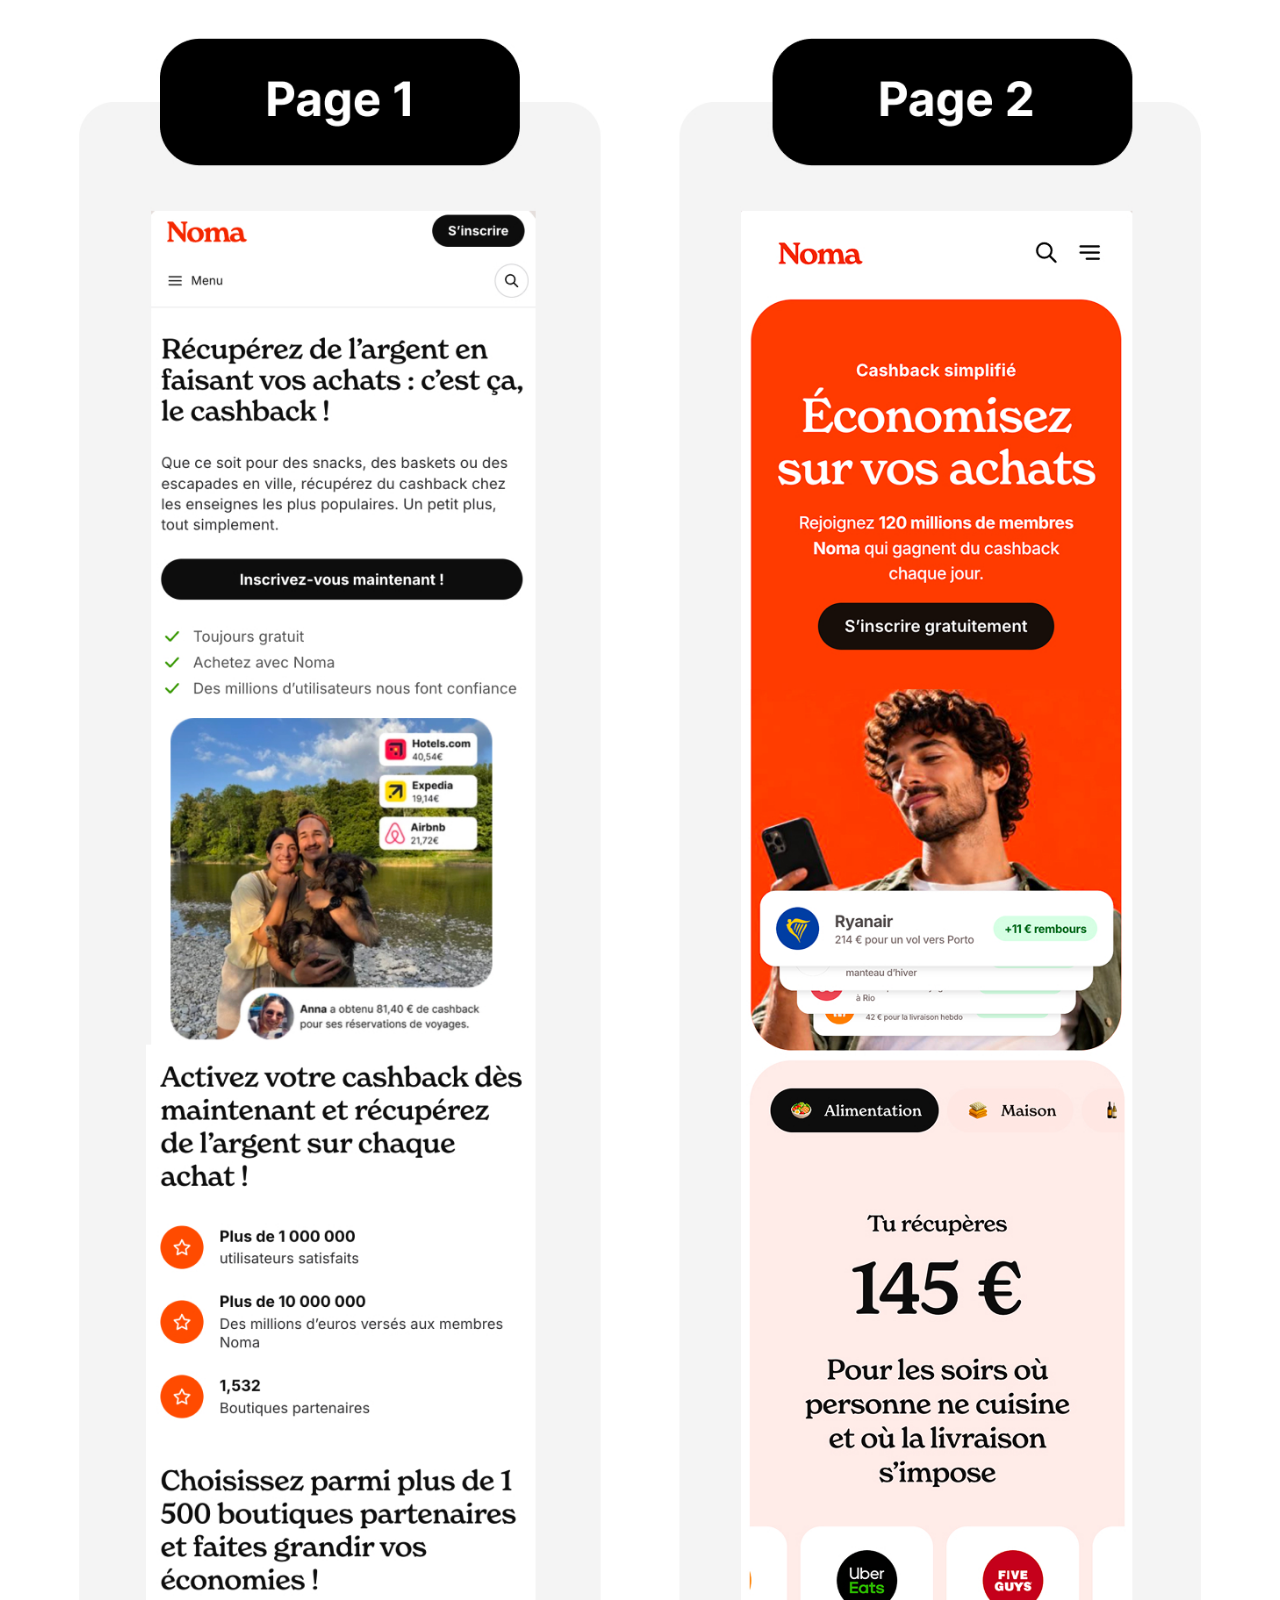
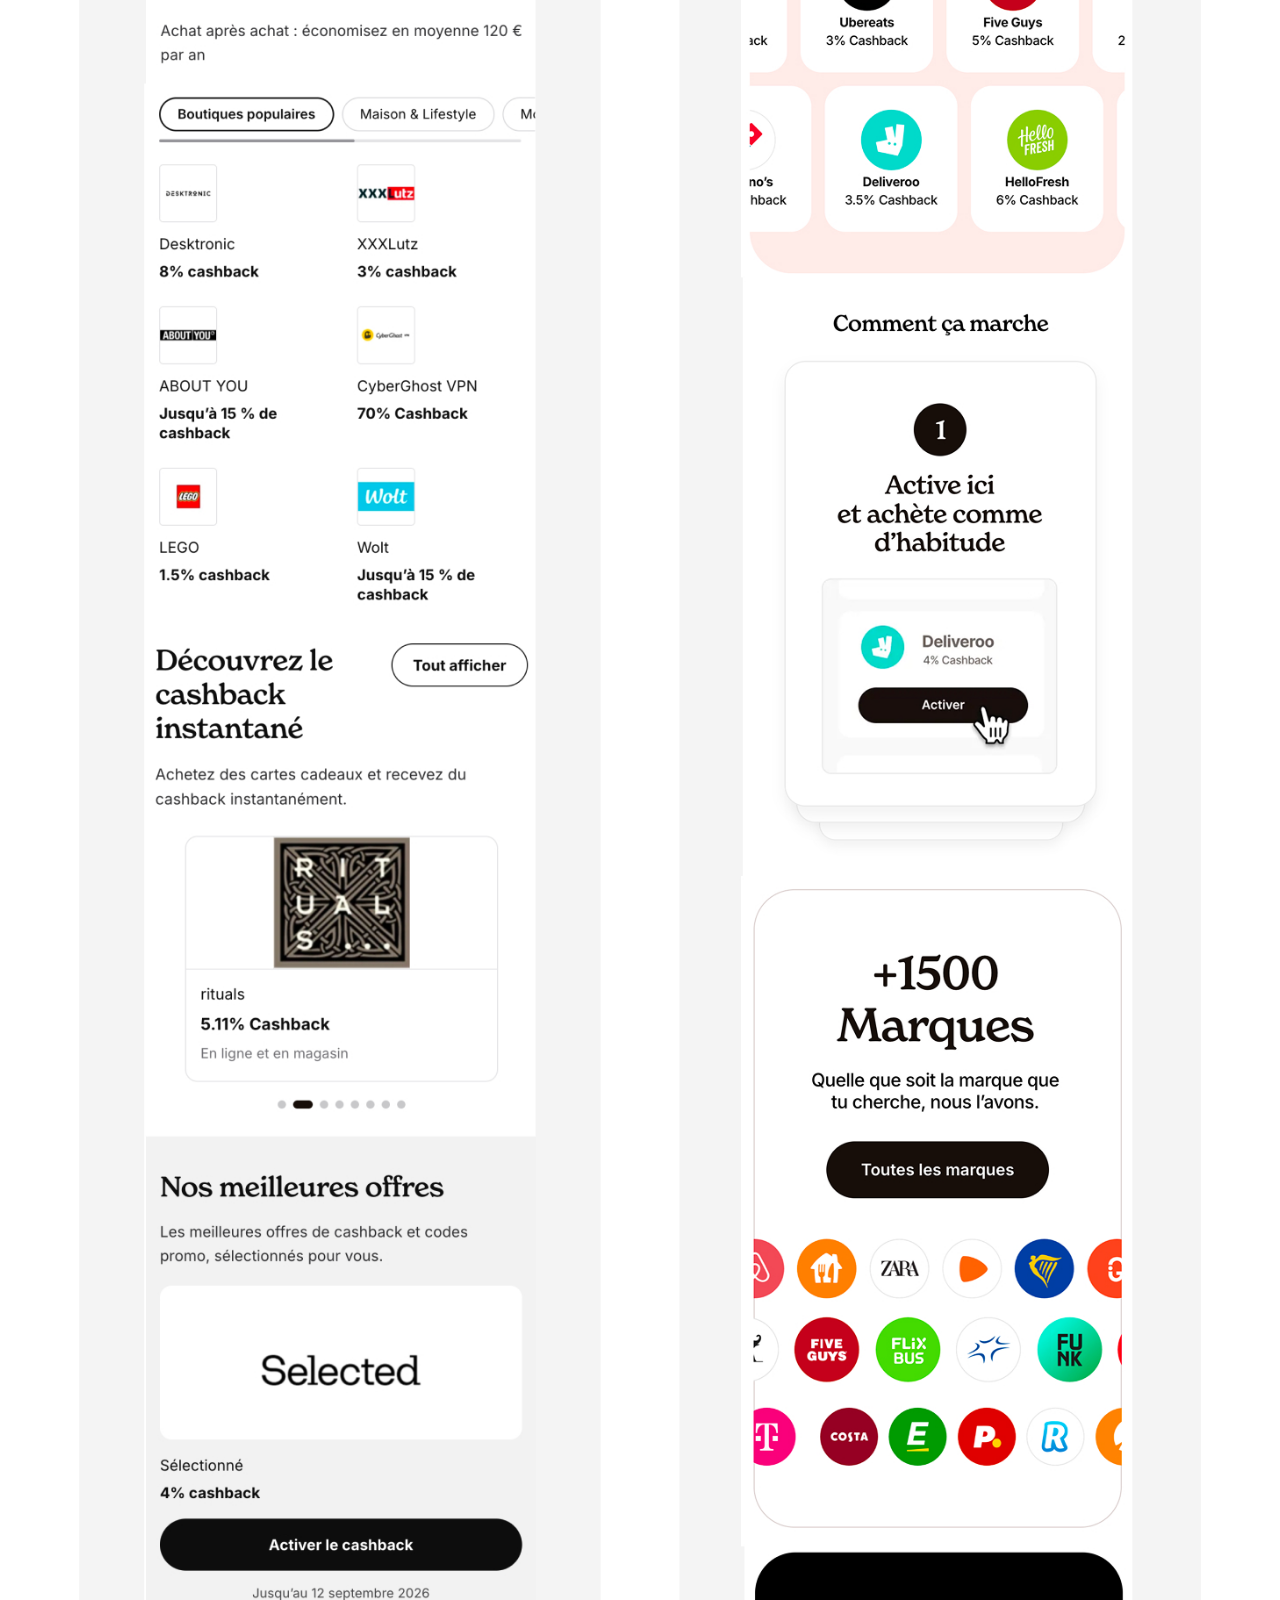
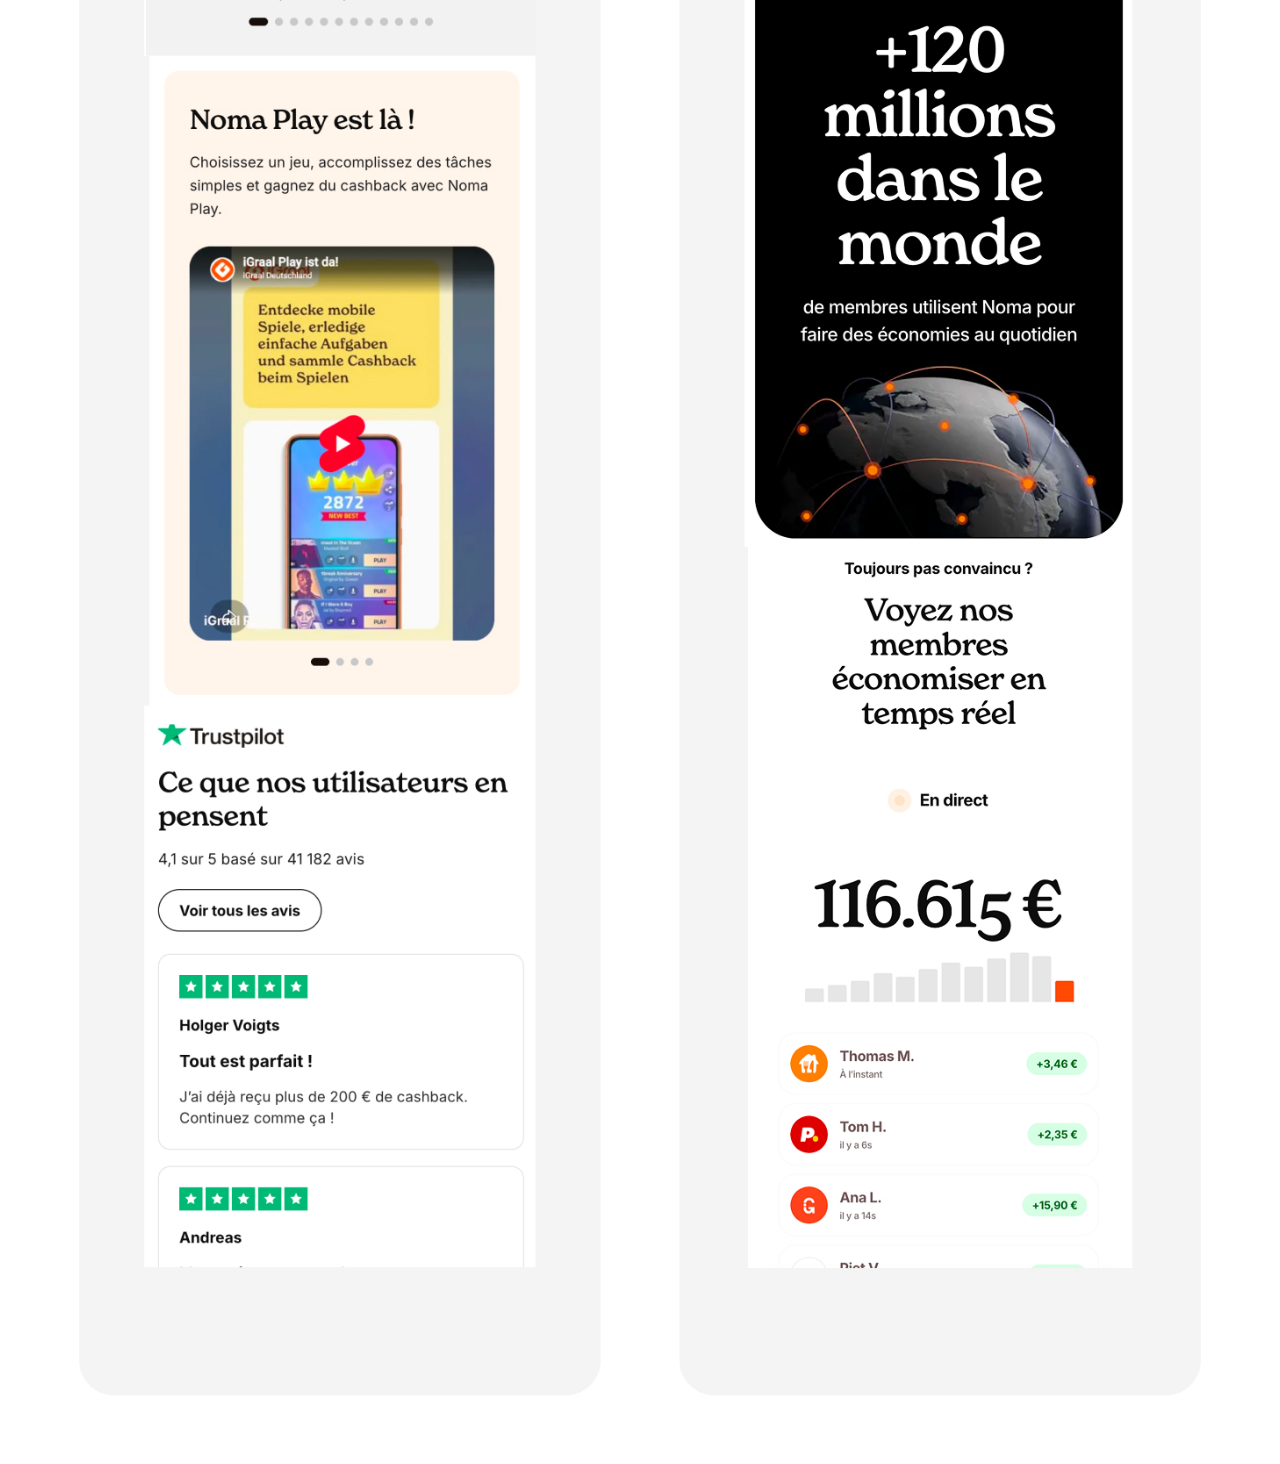
<file: deploy/entrega-img/compare-igraal/index.html>
<!DOCTYPE html><html lang="en"><head><meta charset="utf-8">
<meta name="viewport" content="width=device-width,initial-scale=1">
<title>iGraal Comparison Page 1 vs Page 2</title>
<style>
  /* The comparison is a tall full-page capture (1422x5278), so it fits the
     width and scrolls vertically instead of being shrunk to one screen. */
  html,body{margin:0;background:#fff}
  body{display:flex;justify-content:center;padding:16px;box-sizing:border-box}
  img{width:100%;max-width:1422px;height:auto;display:block}
</style></head><body>
<img src="../assets/compare-igraal.jpg" alt="iGraal Comparison Page 1 vs Page 2">
</body></html>
</file>
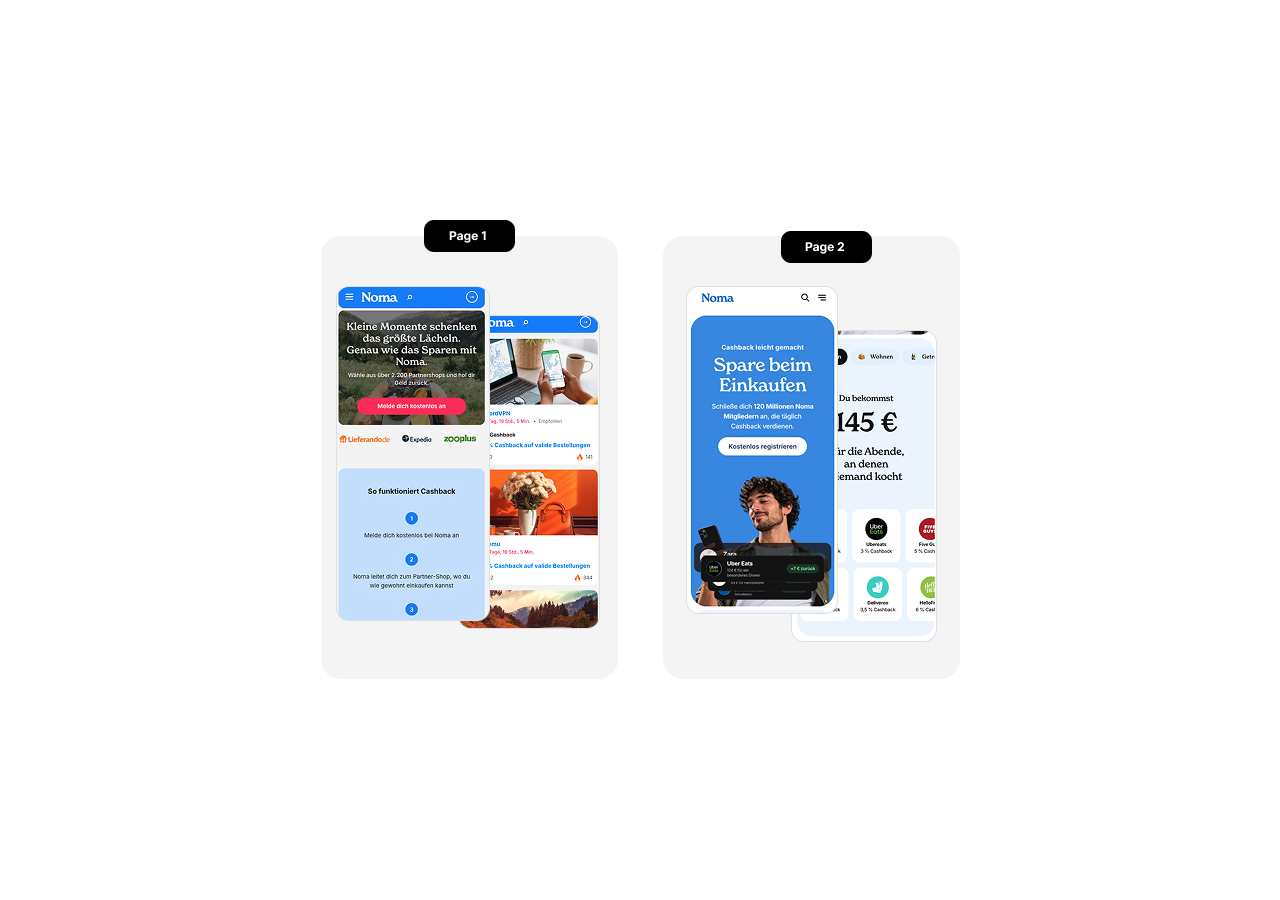
<file: deploy/fr/compare-shoop/index.html>
<!DOCTYPE html><html lang="en"><head><meta charset="utf-8">
<meta name="viewport" content="width=device-width,initial-scale=1">
<title>Shoop Comparison Page 1 vs Page 2</title>
<style>
  html,body{margin:0;height:100%;background:#fff}
  body{display:flex;align-items:center;justify-content:center;padding:16px;box-sizing:border-box}
  img{max-width:100%;max-height:100%;width:auto;height:auto;display:block}
</style></head><body>
<img src="../assets/compare-shoop.jpg" alt="Shoop Comparison Page 1 vs Page 2">
</body></html>
</file>
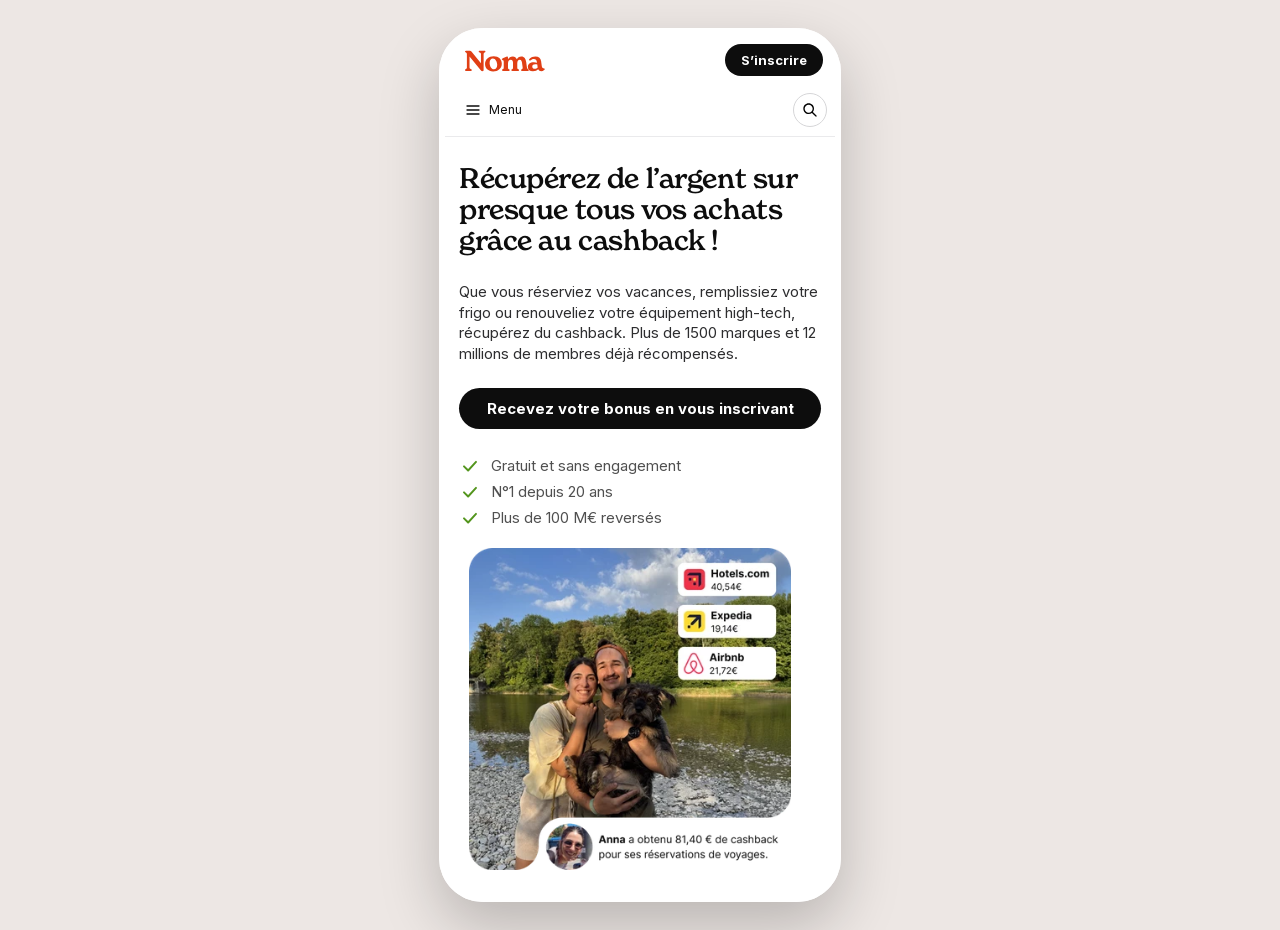
<file: deploy/fr/igraal-legacy-fr/index.html>
<!DOCTYPE html><html lang="en"><head><meta charset="utf-8"><title>Redirecting…</title>
<style>html,body{margin:0;height:100%;background:#fff}</style>
<script src="../testconfig.js"></script></head><body>
<script>
(function () {
  // The route may be requested as /shoop-new-de/ or /shoop-new-de/index.html,
  // so drop a trailing file name before reading the route segment.
  var parts = location.pathname.split('/').filter(Boolean);
  if (/\.html?$/i.test(parts[parts.length - 1] || '')) parts.pop();
  var seg = parts.pop() || '';
  var root = '/' + (parts.length ? parts.join('/') + '/' : '');
  var r = (window.TEST_ROUTES || []).filter(function (x) { return x.path === seg; })[0];
  if (!r) { location.replace(root); return; }
  try {
    localStorage.setItem('igraal-theme', r.theme);
    localStorage.setItem('igraal-lang', r.lang);
  } catch (e) {}
  // The legacy routes are their own page; the 2.0 routes are the root page.
  var here = root + (/legacy/.test(r.path) ? 'legacy.html' : '') + r.query;
  try { sessionStorage.setItem('usertest-nospin', '1'); } catch (e) {}
  if (new URLSearchParams(location.search).get('test') === 'true') {
    location.replace(root + 'usertest-start.html?back=' + encodeURIComponent(here));
    return;
  }
  try { sessionStorage.removeItem('usertest'); } catch (e) {}
  location.replace(here);
})();
</script></body></html>
</file>
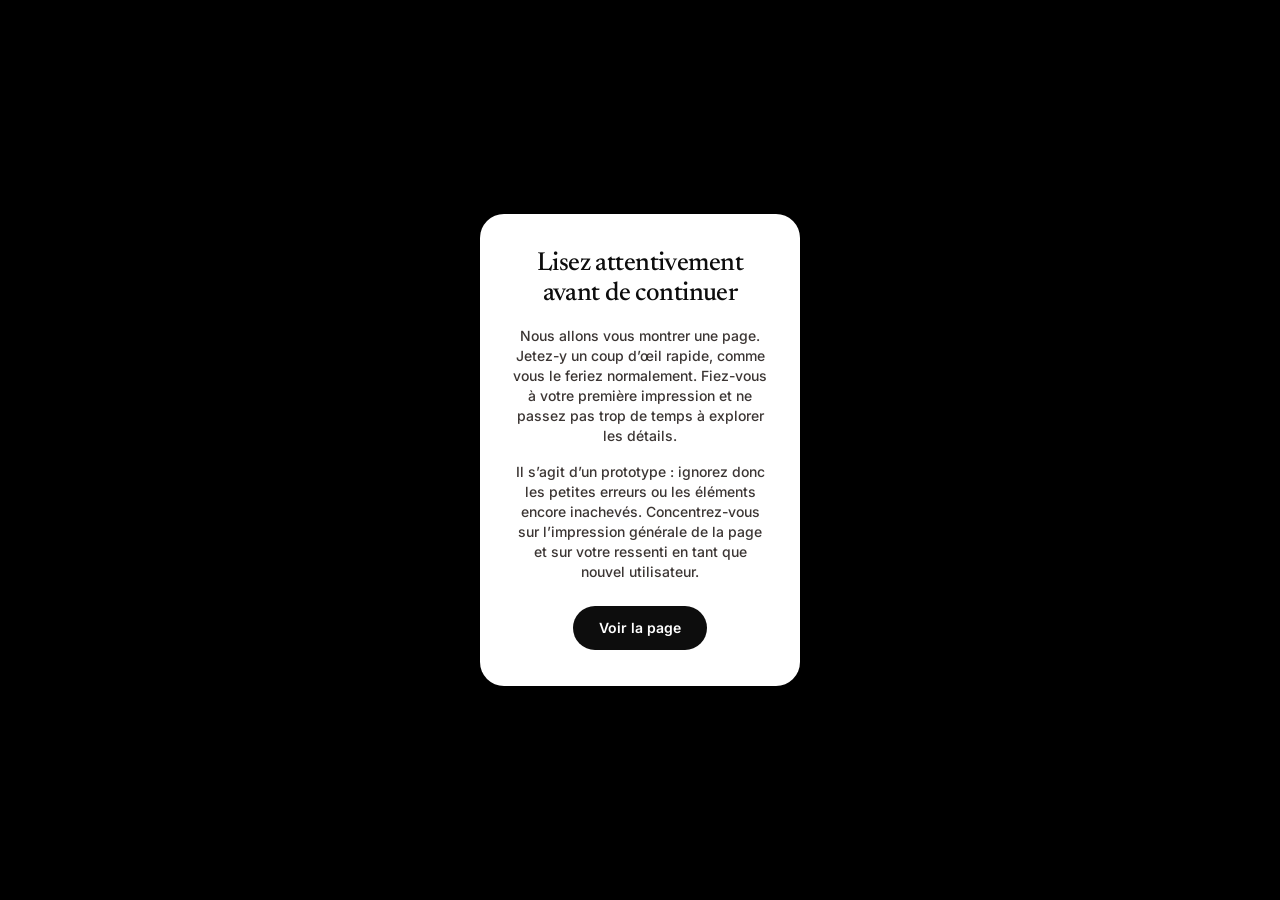
<file: usertest-start.html>
<!DOCTYPE html><html><head><meta charset="utf-8"><meta name="viewport" content="width=device-width,initial-scale=1"><title>User test</title>
<link rel="preconnect" href="https://fonts.googleapis.com"><link rel="preconnect" href="https://fonts.gstatic.com" crossorigin>
<link href="https://fonts.googleapis.com/css2?family=Inter:wght@500;600&family=Newsreader:opsz,wght@6..72,500&display=swap" rel="stylesheet">
<style>
html,body{margin:0;height:100%;background:#000}
.w{position:fixed;inset:0;background:#000;display:flex;align-items:center;justify-content:center;padding:clamp(12px,4vw,24px);box-sizing:border-box}
.c{width:100%;max-width:min(320px,100%);background:#fff;border-radius:24px;padding:clamp(24px,7vw,36px) clamp(18px,5.5vw,28px);box-sizing:border-box;display:flex;flex-direction:column;gap:16px;align-items:center;text-align:center}
.t{font-family:'New Spirit',Newsreader,serif;font-weight:500;font-size:26px;line-height:1.15;letter-spacing:-.022em;color:#0d0d0d;text-wrap:pretty}
.b{font-family:Inter,sans-serif;font-weight:500;font-size:14px;line-height:20px;color:#3c3634;text-wrap:pretty}
.a{margin-top:8px;height:44px;padding:0 26px;border-radius:999px;background:#0d0d0d;color:#fff;display:flex;align-items:center;justify-content:center;cursor:pointer;font-family:Inter,sans-serif;font-weight:600;font-size:14px}
</style></head><body><div class="w"><div class="c">
<div class="t" id="t"></div>
<div class="b" id="p1"></div>
<div class="b" id="p2"></div>
<div class="a" id="go"></div>
</div></div>
<script src="i18n.js?v=7"></script>
<script>
var c=(window.usertestCopy&&window.usertestCopy())||{};
document.getElementById('t').textContent=c.t1||'Read this carefully before proceeding';
document.getElementById('p1').textContent=c.p1||c.b1||'';
document.getElementById('p2').textContent=c.p2||'';
document.getElementById('go').textContent=c.cta||'See page';
document.getElementById('go').addEventListener('click',function(){
  var p=new URLSearchParams(location.search),back=p.get('back')||'/';
  try{sessionStorage.setItem('usertest','running');}catch(e){}
  location.replace(back);
});
</script></body></html>
</file>
